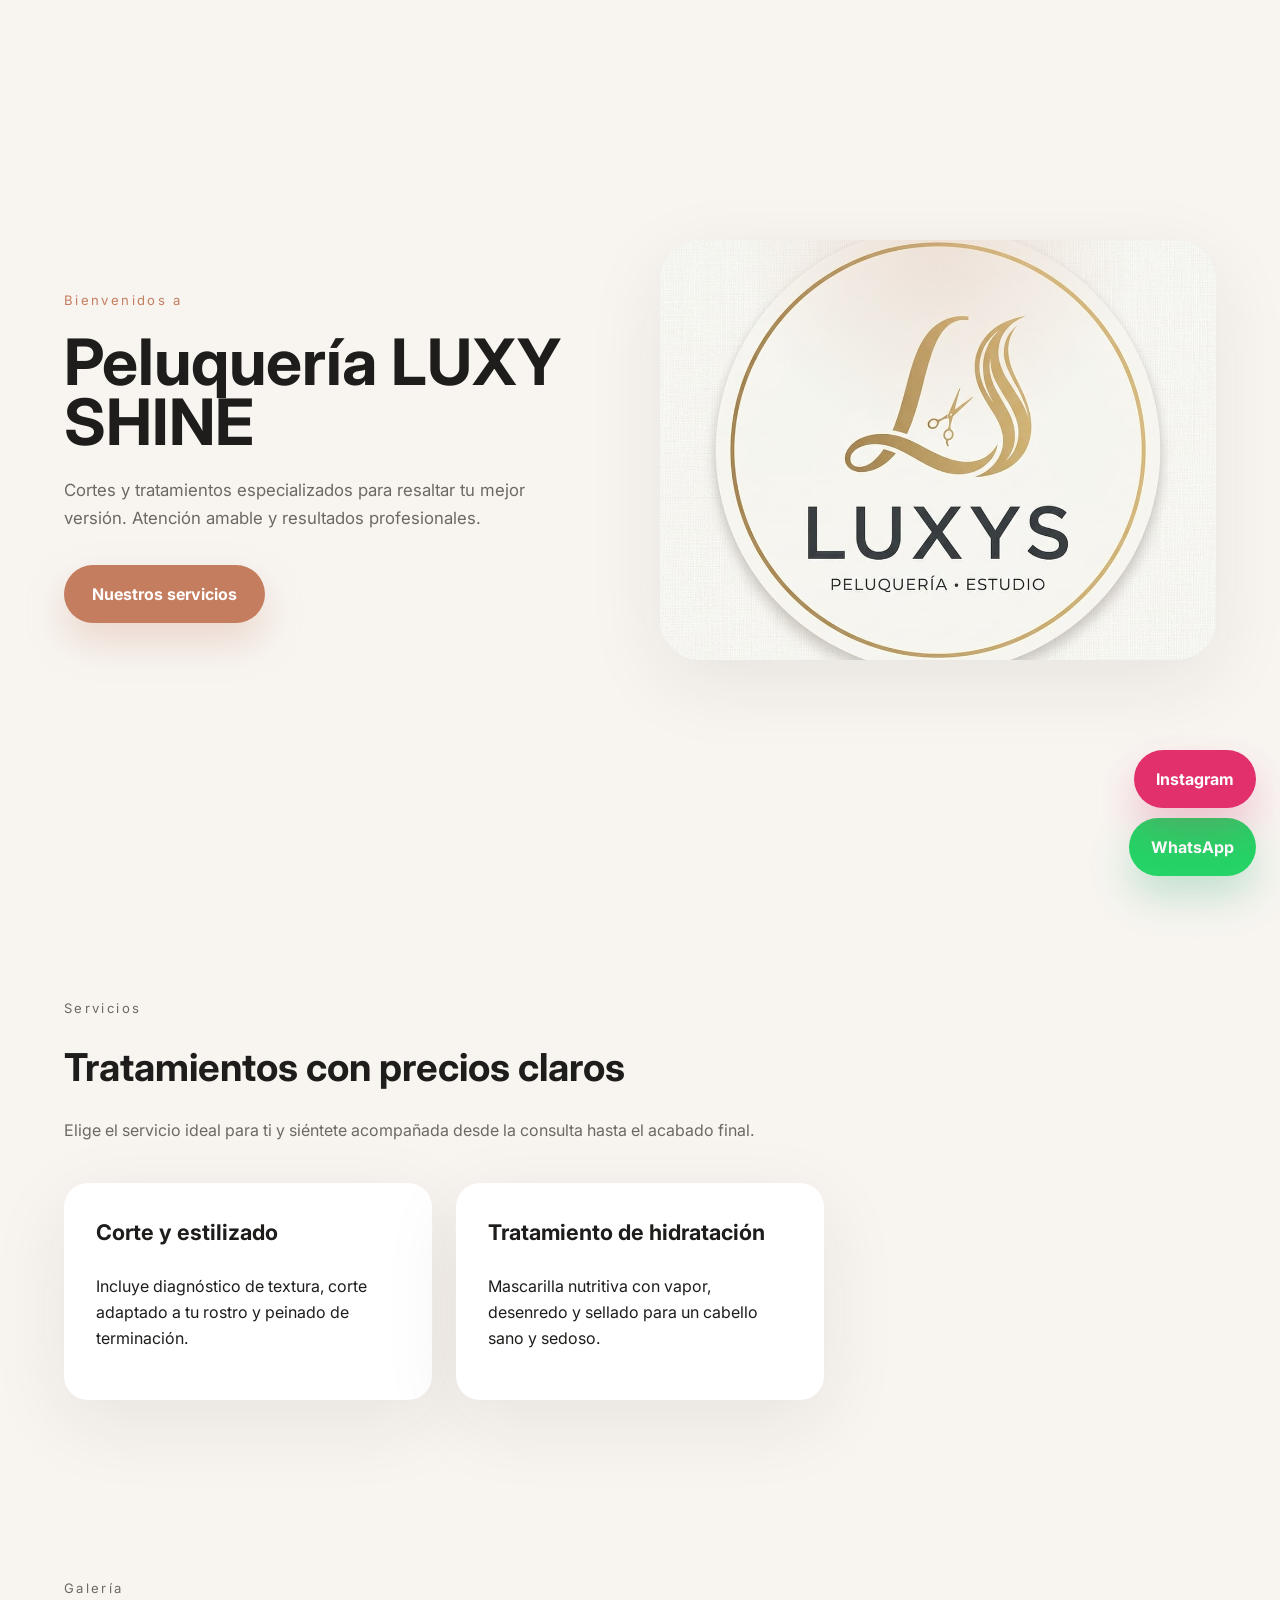
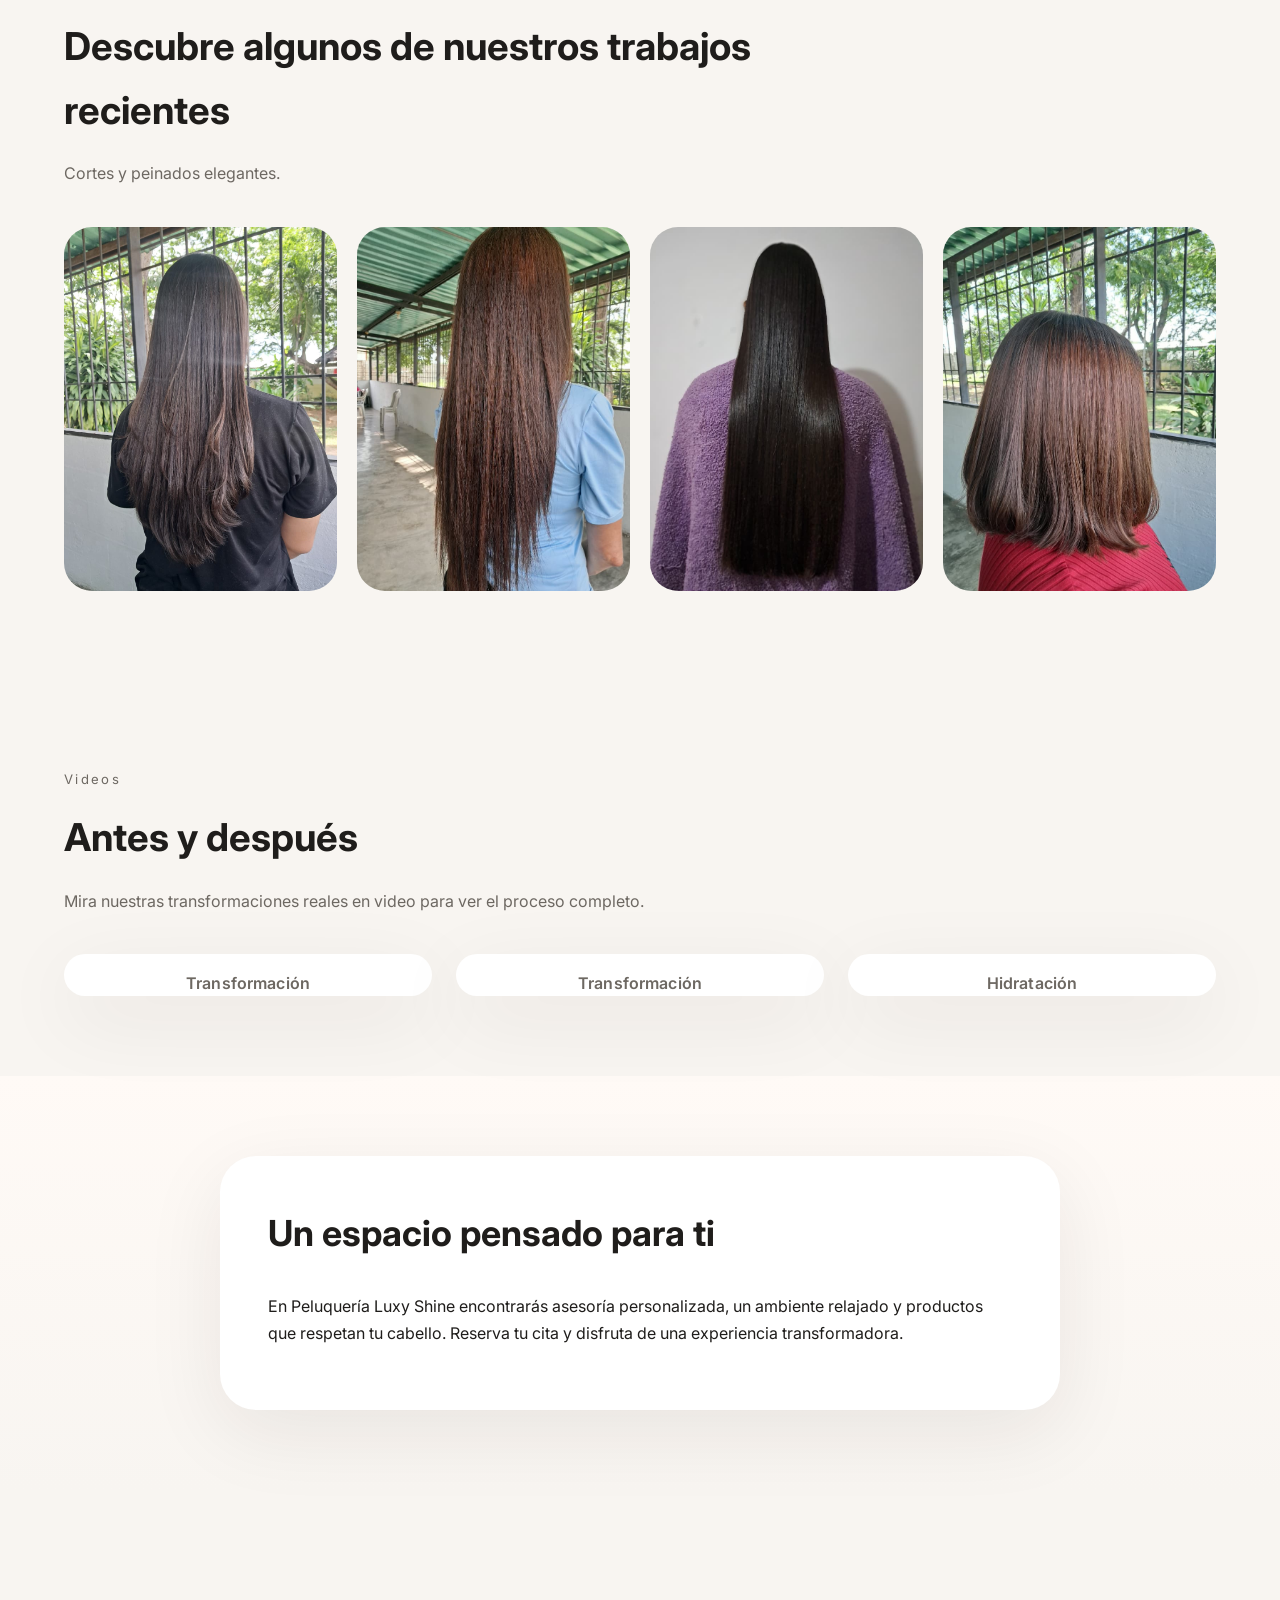
<file: index.html>
﻿<!DOCTYPE html>
<html lang="es">
<head>
  <meta charset="UTF-8" />
  <meta name="viewport" content="width=device-width, initial-scale=1.0" />
  <title>LUXY SHINE Peluqueria</title>
  <link rel="stylesheet" href="style.css" />
  <link rel="preconnect" href="https://fonts.googleapis.com" />
  <link rel="preconnect" href="https://fonts.gstatic.com" crossorigin />
  <link href="https://fonts.googleapis.com/css2?family=Inter:wght@400;500;600;700;800&display=swap" rel="stylesheet" />
</head>
<body>
  <header class="hero">
    <div class="hero__content">
      <p class="eyebrow">Bienvenidos a</p>
      <h1>Peluquería LUXY SHINE</h1>
      <p class="hero__text">Cortes y tratamientos especializados para resaltar tu mejor versión. Atención amable y resultados profesionales.</p>
      <a class="btn btn--primary" href="#servicios">Nuestros servicios</a>
    </div>
    <div class="hero__image"></div>
  </header>

  <main>
    <section id="servicios" class="section section--services">
      <div class="section__header">
        <p class="eyebrow">Servicios</p>
        <h2>Tratamientos con precios claros</h2>
        <p>Elige el servicio ideal para ti y siéntete acompañada desde la consulta hasta el acabado final.</p>
      </div>
      <div class="cards">
        <article class="card">
          <h3>Corte y estilizado</h3>
          <p class="price"></p>
          <p>Incluye diagnóstico de textura, corte adaptado a tu rostro y peinado de terminación.</p>
        </article>
        
        <article class="card">
          <h3>Tratamiento de hidratación</h3>
          <p class="price"></p>
          <p>Mascarilla nutritiva con vapor, desenredo y sellado para un cabello sano y sedoso.</p>
        </article>
      </div>
    </section>

    <section class="section section--gallery">
      <div class="section__header">
        <p class="eyebrow">Galería</p>
        <h2>Descubre algunos de nuestros trabajos recientes</h2>
        <p>Cortes y peinados elegantes.</p>
      </div>
      <div class="gallery-grid">
        <div class="gallery-card">
          <img src="public/estilismo elegante.jpeg" alt="Estilismo elegante" />
        </div>
        <div class="gallery-card">
          <img src="public/Coloracion moderna.jpeg" alt="Coloración moderna" />
        </div>
        <div class="gallery-card">
          <img src="public/tratamiento hidratante.jpeg" alt="Tratamiento hidratante" />
        </div>
        <div class="gallery-card">
          <img src="public/Peinado listo para evento.jpeg" alt="Peinado listo para evento" />
        </div>
      </div>
    </section>

        <section class="section section--videos">
      <div class="section__header">
        <p class="eyebrow">Videos</p>
        <h2>Antes y después</h2>
        <p>Mira nuestras transformaciones reales en video para ver el proceso completo.</p>
      </div>
      <div class="video-grid">
        <article class="video-card">
          <div class="instagram-card">
            <blockquote class="instagram-media" data-instgrm-captioned data-instgrm-permalink="https://www.instagram.com/p/DX4mqfJFjEU/?utm_source=ig_embed&amp;utm_campaign=loading" data-instgrm-version="14" style=" background:#FFF; border:0; border-radius:3px; box-shadow:0 0 1px 0 rgba(0,0,0,0.5),0 1px 10px 0 rgba(0,0,0,0.15); margin: 1px; max-width:540px; min-width:326px; padding:0; width:100%;">
              <a href="https://www.instagram.com/p/DX4mqfJFjEU/?utm_source=ig_embed&amp;utm_campaign=loading" target="_blank" rel="noopener noreferrer"></a>
            </blockquote>
          </div>
          <p>Transformación</p>
        </article>
        <article class="video-card">
          <div class="instagram-card">
            <blockquote class="instagram-media" data-instgrm-captioned data-instgrm-permalink="https://www.instagram.com/p/DZisx30lF9X/?utm_source=ig_embed&amp;utm_campaign=loading" data-instgrm-version="14" style=" background:#FFF; border:0; border-radius:3px; box-shadow:0 0 1px 0 rgba(0,0,0,0.5),0 1px 10px 0 rgba(0,0,0,0.15); margin: 1px; max-width:540px; min-width:326px; padding:0; width:100%;">
              <a href="https://www.instagram.com/p/DZisx30lF9X/?utm_source=ig_embed&amp;utm_campaign=loading" target="_blank" rel="noopener noreferrer"></a>
            </blockquote>
          </div>
          <p>Transformación</p>
        </article>
        <article class="video-card">
          <div class="instagram-card">
            <blockquote class="instagram-media" data-instgrm-captioned data-instgrm-permalink="https://www.instagram.com/reel/DYSCZXXtCyr/?utm_source=ig_embed&amp;utm_campaign=loading" data-instgrm-version="14" style=" background:#FFF; border:0; border-radius:3px; box-shadow:0 0 1px 0 rgba(0,0,0,0.5),0 1px 10px 0 rgba(0,0,0,0.15); margin: 1px; max-width:540px; min-width:326px; padding:0; width:100%;">
              <a href="https://www.instagram.com/reel/DYSCZXXtCyr/?utm_source=ig_embed&amp;utm_campaign=loading" target="_blank" rel="noopener noreferrer"></a>
            </blockquote>
          </div>
          <p>Hidratación</p>
        </article>
      </div>
      <script async defer src="https://www.instagram.com/embed.js"></script>
    </section>

    <section class="section section--about">
      <div class="about-box">
        <h2>Un espacio pensado para ti</h2>
        <p>En Peluquería Luxy Shine encontrarás asesoría personalizada, un ambiente relajado y productos que respetan tu cabello. Reserva tu cita y disfruta de una experiencia transformadora.</p>
      </div>
    </section>
  </main>

  <a class="instagram-button" href="https://www.instagram.com/luxy_shine_/" target="_blank" rel="noreferrer noopener" aria-label="Ir a Instagram">
    <span>Instagram</span>
  </a>
  <a class="whatsapp-button" href="https://wa.me/584245341383" target="_blank" rel="noreferrer noopener" aria-label="Enviar mensaje por WhatsApp">
    <span>WhatsApp</span>
  </a>

  <script src="https://identity.netlify.com/v1/netlify-identity-widget.js"></script>
  <script>
    document.addEventListener('DOMContentLoaded', function () {
      if (window.netlifyIdentity) {
        window.netlifyIdentity.init();

        function redirectToAdmin() {
          window.location.href = '/admin/';
        }

        window.netlifyIdentity.on('login', function () {
          redirectToAdmin();
        });

        window.netlifyIdentity.on('signup', function () {
          redirectToAdmin();
        });

        window.netlifyIdentity.on('open', function () {
          // Optional: handle when the widget is opened.
        });

        window.netlifyIdentity.on('logout', function () {
          window.location.href = window.location.pathname;
        });
      }
    });
  </script>
</body>
</html>
</file>
<file: style.css>
﻿* {
  box-sizing: border-box;
}

:root {
  color-scheme: dark;
  --bg: #f8f5f1;
  --surface: #ffffff;
  --surface-soft: #fbf7f3;
  --text: #1f1d1b;
  --muted: #6d6862;
  --primary: #c47d5f;
  --primary-dark: #a35f43;
  --shadow: 0 22px 80px rgba(37, 28, 21, 0.08);
  --radius: 24px;
  font-family: 'Inter', sans-serif;
}

html, body {
  margin: 0;
  padding: 0;
  background: var(--bg);
  color: var(--text);
}

body {
  min-height: 100vh;
  line-height: 1.65;
  padding-bottom: 160px;
}

a {
  text-decoration: none;
  color: inherit;
}

img {
  width: 100%;
  display: block;
  border-radius: 18px;
}

.hero {
  display: grid;
  grid-template-columns: 1fr 1fr;
  min-height: 100vh;
  padding: 64px;
  align-items: center;
  gap: 40px;
}

.hero__content {
  max-width: 560px;
}

.eyebrow {
  letter-spacing: 0.18em;
  font-size: 0.82rem;
  color: var(--primary);
  margin-bottom: 20px;
}

.hero h1 {
  font-size: clamp(3rem, 5vw, 4.5rem);
  margin: 0;
  line-height: 0.95;
}

.hero__text {
  margin: 24px 0 32px;
  max-width: 520px;
  color: var(--muted);
  font-size: 1.05rem;
}

.btn {
  display: inline-flex;
  align-items: center;
  justify-content: center;
  border-radius: 999px;
  padding: 16px 28px;
  font-weight: 700;
}

.btn--primary {
  background: var(--primary);
  color: #fff;
  box-shadow: 0 18px 40px rgba(196, 125, 95, 0.25);
}

.hero__image {
  min-height: 420px;
  background: radial-gradient(circle at top, rgba(196, 125, 95, 0.17), transparent 40%),
    url('public/logoluxyshine.jpeg') center/cover no-repeat;
  border-radius: 40px;
  box-shadow: var(--shadow);
}

.section {
  padding: 80px 64px;
}

.section__header {
  max-width: 700px;
  margin-bottom: 40px;
}

.section__header h2 {
  margin: 16px 0 0;
  font-size: clamp(2rem, 3vw, 3rem);
}

.section__header p {
  margin: 18px 0 0;
  color: var(--muted);
}

.cards {
  display: grid;
  grid-template-columns: repeat(3, minmax(0, 1fr));
  gap: 24px;
}

.card {
  background: var(--surface);
  border-radius: var(--radius);
  padding: 32px;
  box-shadow: var(--shadow);
}

.card h3 {
  margin-top: 0;
  font-size: 1.35rem;
}

.price {
  margin: 18px 0;
  font-size: 1.65rem;
  color: var(--primary-dark);
  font-weight: 700;
}

.gallery-grid {
  display: grid;
  grid-template-columns: repeat(4, minmax(0, 1fr));
  gap: 20px;
}

.gallery-card {
  overflow: hidden;
  border-radius: 28px;
}

.video-grid {
  display: grid;
  grid-template-columns: repeat(auto-fit, minmax(280px, 1fr));
  gap: 24px;
  margin-top: 24px;
  justify-items: center;
}

.video-card {
  background: var(--surface);
  border-radius: 28px;
  padding: 0;
  overflow: hidden;
  box-shadow: var(--shadow);
  width: 100%;
  max-width: 480px;
}

.instagram-card {
  width: 100%;
  max-width: 450px;
  margin: 0 auto;
}

.instagram-card blockquote,
.instagram-card blockquote.instagram-media,
.instagram-card .instagram-media {
  width: 100% !important;
  background: transparent !important;
  border: none !important;
  box-shadow: none !important;
  border-radius: 0 !important;
  margin: 0 !important;
  padding: 0 !important;
}

.instagram-card blockquote.instagram-media a {
  display: block;
}

.video-card video {
  width: 100%;
  border-radius: 20px;
  display: block;
  background: #000;
}

.video-card p {
  margin: 14px 0 0;
  color: var(--muted);
  font-weight: 600;
  text-align: center;
  letter-spacing: 0.01em;
}

.instagram-button {
  position: fixed;
  right: 24px;
  bottom: 92px;
  z-index: 21;
  background: #e1306c;
  color: #fff;
  padding: 16px 22px;
  border-radius: 999px;
  font-weight: 700;
  box-shadow: 0 20px 40px rgba(225, 49, 108, 0.25);
}

.instagram-button:hover {
  transform: translateY(-2px);
}

@media (max-width: 620px) {
  .video-grid {
    grid-template-columns: 1fr;
  }

  .instagram-button,
  .whatsapp-button {
    right: 16px;
  }
}

.instagram-placeholder {
  min-height: 300px;
  display: grid;
  place-items: center;
  background: #f1f1f1;
  border-radius: 20px;
  padding: 32px;
  color: var(--muted);
  text-align: center;
  font-style: italic;
}

.video-card p {
  margin: 16px 0 0;
  color: var(--muted);
  font-weight: 600;
}

.section--about {
  background: linear-gradient(180deg, #fffaf6 0%, #f8f5f1 100%);
}

.about-box {
  max-width: 840px;
  margin: 0 auto;
  background: var(--surface);
  border-radius: 36px;
  padding: 48px;
  box-shadow: var(--shadow);
}

.about-box h2 {
  margin-top: 0;
  font-size: clamp(2rem, 2.8vw, 2.8rem);
}

.whatsapp-button {
  position: fixed;
  right: 24px;
  bottom: 24px;
  z-index: 20;
  background: #25d366;
  color: #fff;
  padding: 16px 22px;
  border-radius: 999px;
  font-weight: 700;
  box-shadow: 0 20px 40px rgba(37, 163, 102, 0.25);
}

.whatsapp-button:hover {
  transform: translateY(-2px);
}

@media (max-width: 980px) {
  .hero {
    grid-template-columns: 1fr;
    padding: 48px 24px 32px;
  }

  .hero__image {
    min-height: 320px;
  }

  .section {
    padding: 56px 24px;
  }

  .cards,
  .gallery-grid {
    grid-template-columns: 1fr;
  }
}

@media (max-width: 620px) {
  .hero__text,
  .section__header p,
  .card p,
  .about-box p {
    font-size: 0.98rem;
  }

  .btn {
    width: 100%;
  }

  .about-box {
    padding: 32px 20px;
  }
}
</file>
